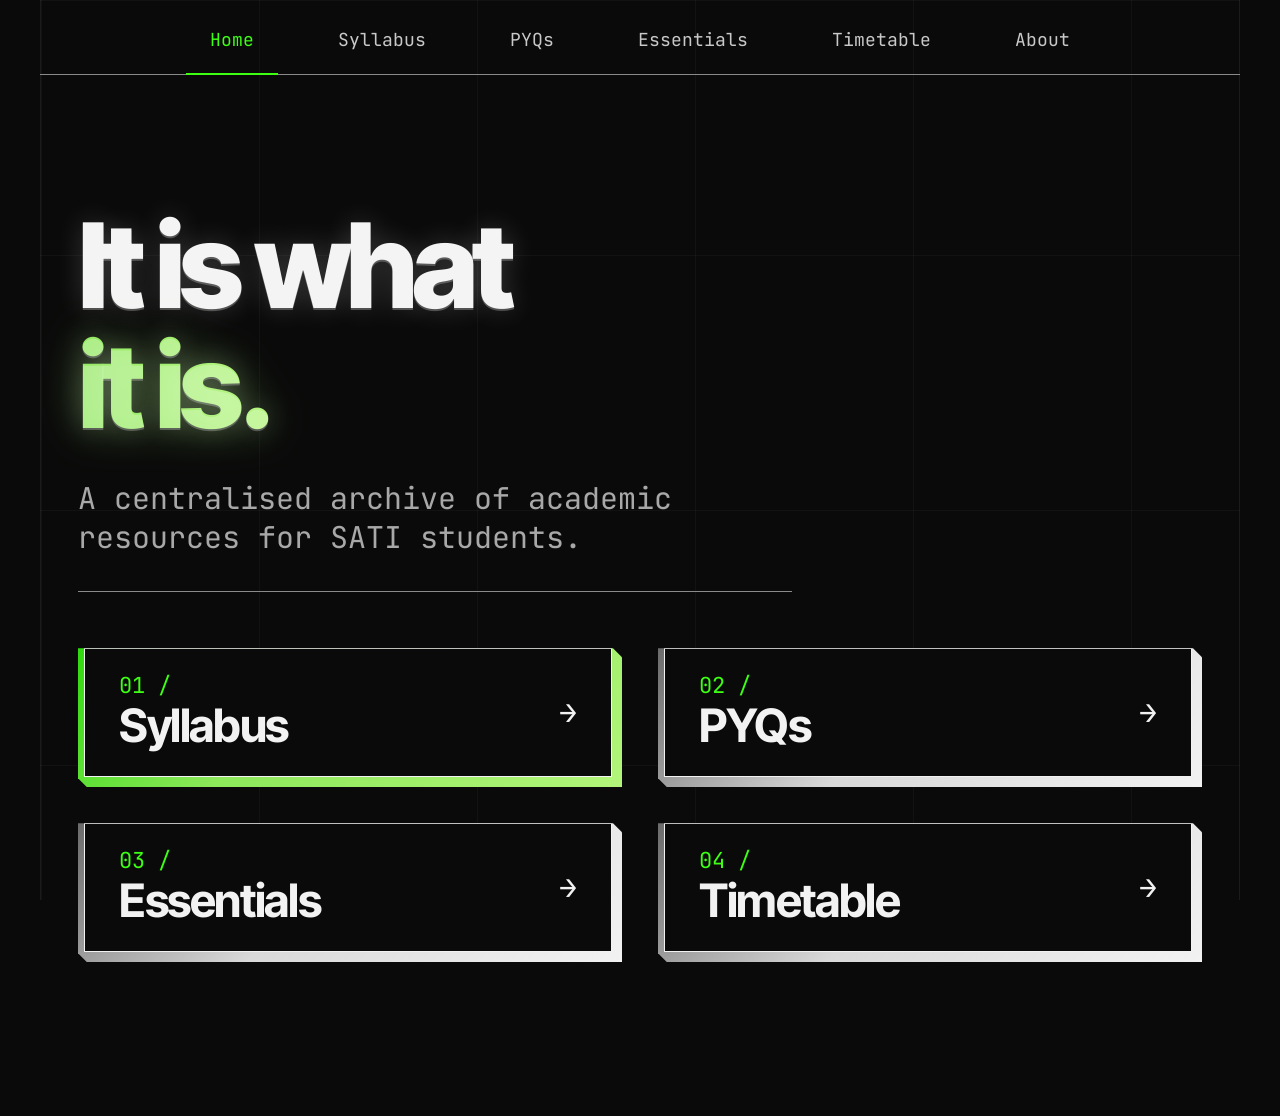
<file: index.html>
<!DOCTYPE html>
<html lang="en">

<head>
    <meta charset="UTF-8">
    <meta name="viewport" content="width=device-width, initial-scale=1.0">
    <meta name="color-scheme" content="dark">
    <title>First Year | SATI Archive</title>
    <link rel="stylesheet" href="style.css">
</head>

<body>

    <header class="topbar" id="topbar"></header>
    <script src="nav.js"></script>

    <main>

        <section class="hero">
            <h2>It is what<br><span class="accent">it is.</span></h2>
            <p>A centralised archive of academic resources for SATI students.</p>
        </section>

        <section class="resources">
            <h2>Explore Resources</h2>

            <div class="resource-container">

                <a href="syllabus.html" class="resource-card">
                    <div class="card-face">
                        <div>
                            <span class="num">01 /</span>
                            <h3>Syllabus</h3>
                        </div>
                        <span class="arrow">→</span>
                    </div>
                </a>

                <a href="pyq.html" class="resource-card">
                    <div class="card-face">
                        <div>
                            <span class="num">02 /</span>
                            <h3>PYQs</h3>
                        </div>
                        <span class="arrow">→</span>
                    </div>
                </a>
                          <a href="exams.html" class="resource-card">
                    <div class="card-face">
                        <div>
                            <span class="num">03 /</span>
                            <h3>Essentials</h3>
                        </div>
                        <span class="arrow">→</span>
                    </div>
                </a>

                <a href="timetable.html" class="resource-card">
                    <div class="card-face">
                        <div>
                            <span class="num">04 /</span>
                            <h3>Timetable</h3>
                        </div>
                        <span class="arrow">→</span>
                    </div>
                </a>

            </div>
        </section>

    </main>


</body>

</html>
</file>
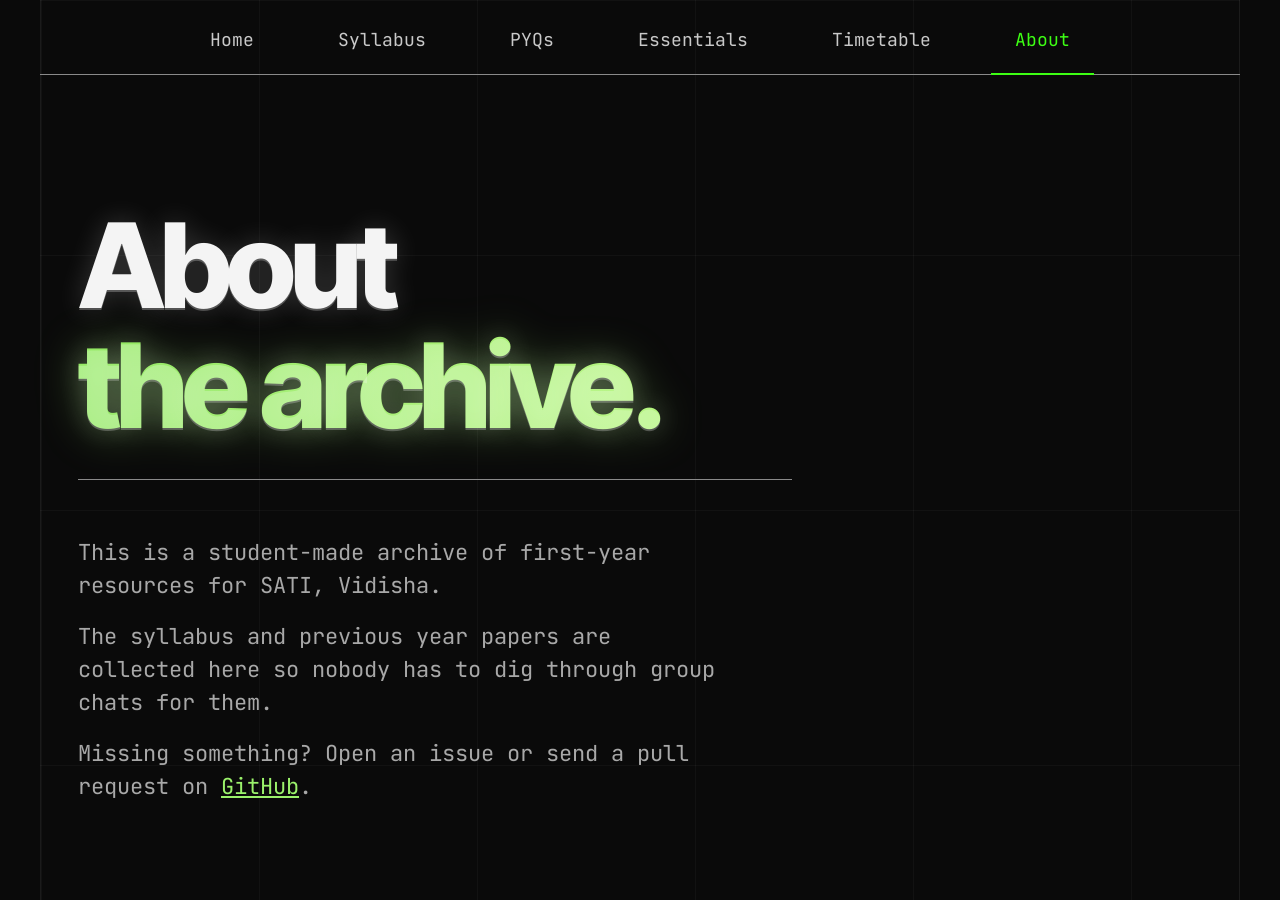
<file: about.html>
<!DOCTYPE html>
<html lang="en">

<head>
    <meta charset="UTF-8">
    <meta name="viewport" content="width=device-width, initial-scale=1.0">
    <meta name="color-scheme" content="dark">
    <title>About | SATI Archive</title>
    <link rel="stylesheet" href="style.css">
</head>

<body>

    <header class="topbar" id="topbar"></header>
    <script src="nav.js"></script>

    <main>
        <section class="hero">
            <h2>About<br><span class="accent">the archive.</span></h2>
        </section>

        <div class="about-text">
            <p>This is a student-made archive of first-year resources for SATI, Vidisha.</p>
            <p>The syllabus and previous year papers are collected here so nobody has to dig through group chats for them.</p>
            <p>Missing something? Open an issue or send a pull request on <a href="https://github.com/hivector/1st-year">GitHub</a>.</p>
        </div>
    </main>


</body>

</html>
</file>
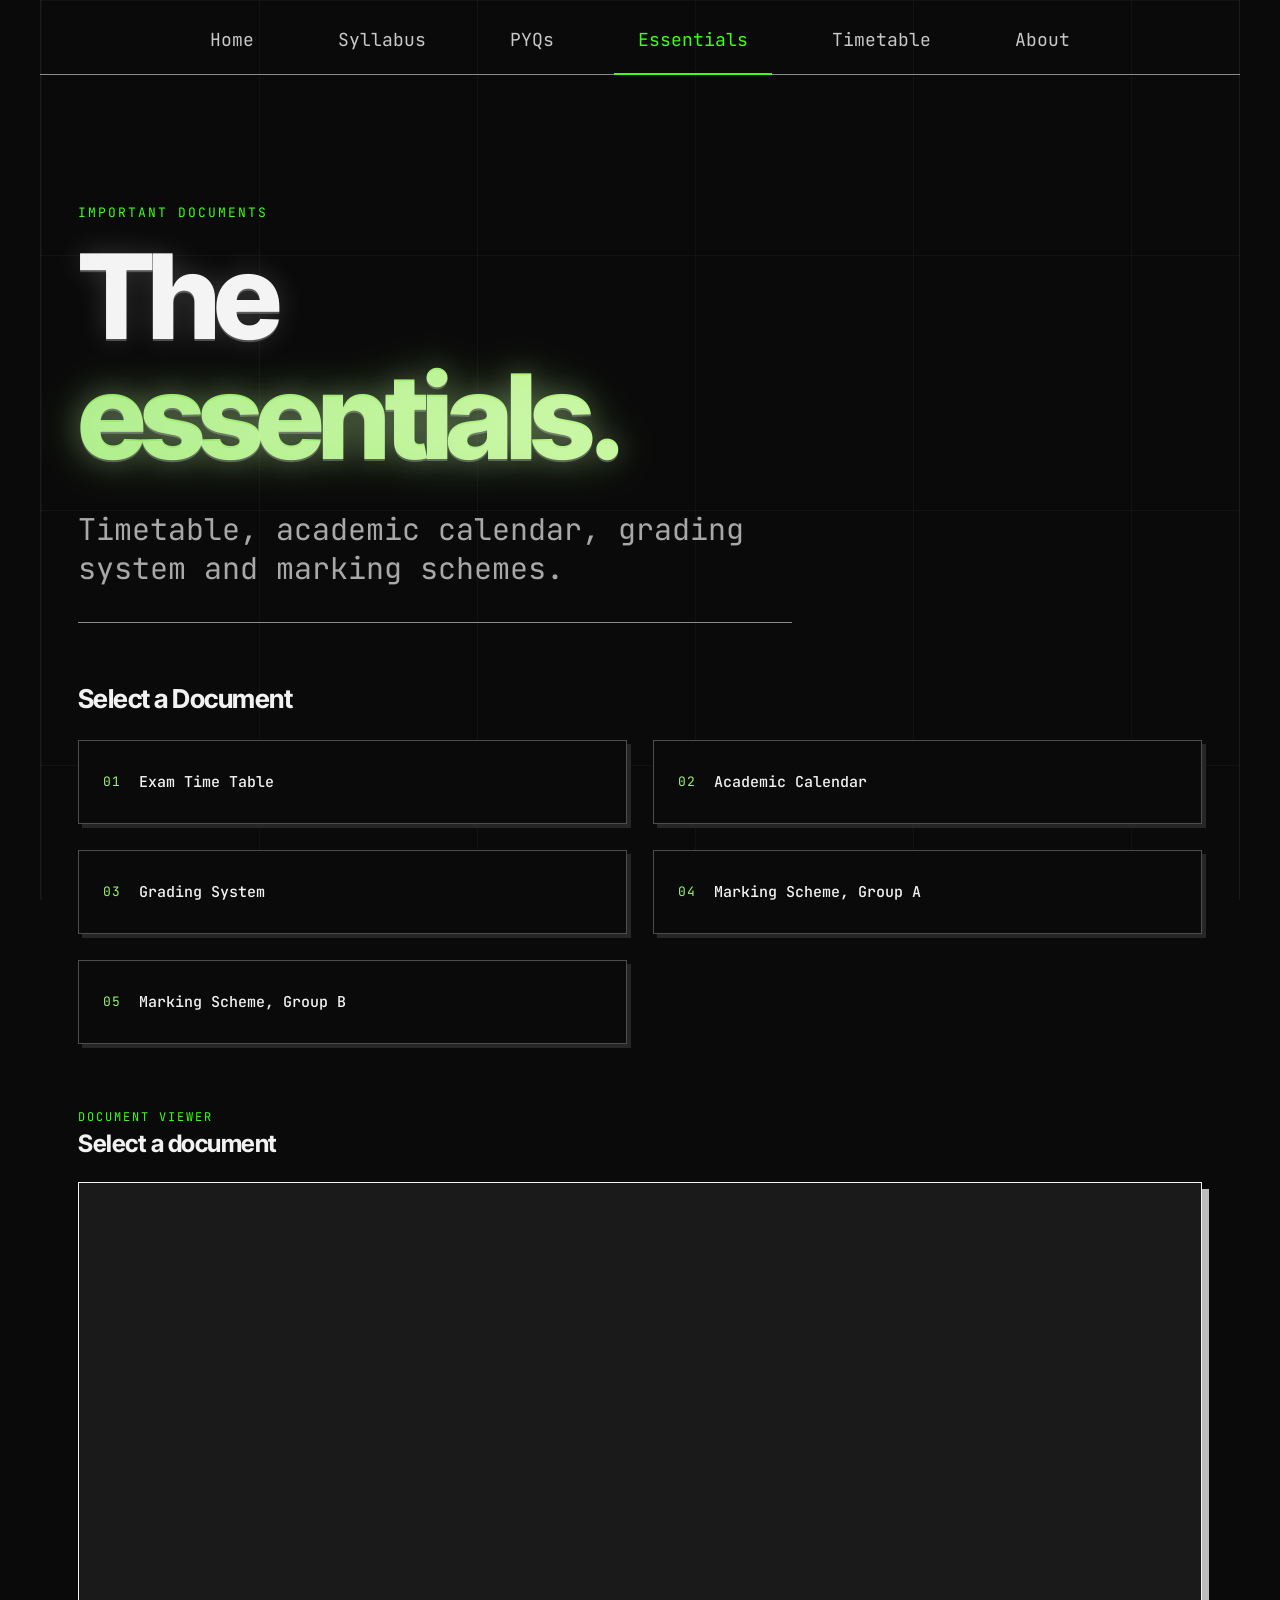
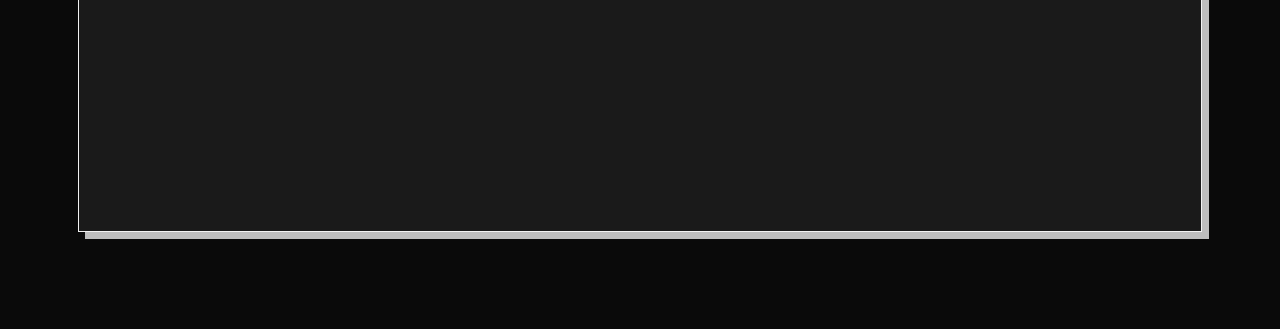
<file: exams.html>
<!DOCTYPE html>
<html lang="en">

<head>
    <meta charset="UTF-8">
    <meta name="viewport" content="width=device-width, initial-scale=1.0">
    <meta name="color-scheme" content="dark">

    <title>Essentials | SATI Archive</title>

    <link rel="stylesheet" href="style.css">
</head>

<body>

    <header class="topbar" id="topbar"></header>
    <script src="nav.js"></script>

    <main>

        <section class="hero">
            <p>IMPORTANT DOCUMENTS</p>
            <h2>The<br><span class="accent">essentials.</span></h2>
            <p>Timetable, academic calendar, grading system and marking schemes.</p>
        </section>

        <section class="subject-section open">

            <h2>Select a Document</h2>

            <div class="subject-list">

                <button data-pdf="exams/exam-timetable.pdf">
                    Exam Time Table
                </button>

                <button data-pdf="exams/academic-calendar.pdf">
                    Academic Calendar
                </button>

                <button data-pdf="exams/grading-system.pdf">
                    Grading System
                </button>

                <button data-pdf="exams/marking-scheme-group-a.pdf">
                    Marking Scheme, Group A
                </button>

                <button data-pdf="exams/marking-scheme-group-b.pdf">
                    Marking Scheme, Group B
                </button>

            </div>

        </section>

        <section class="pdf-section">

            <div class="pdf-heading">
                <div>
                    <p>DOCUMENT VIEWER</p>
                    <h2 id="pdf-title">Select a document</h2>
                </div>

                <a id="download-pdf" href="#" download hidden>
                    Download PDF ↓
                </a>
            </div>

            <iframe
                id="pdf-viewer"
                title="Exam Document Viewer">
            </iframe>

        </section>

    </main>


    <script src="exams.js"></script>

</body>
</html>
</file>
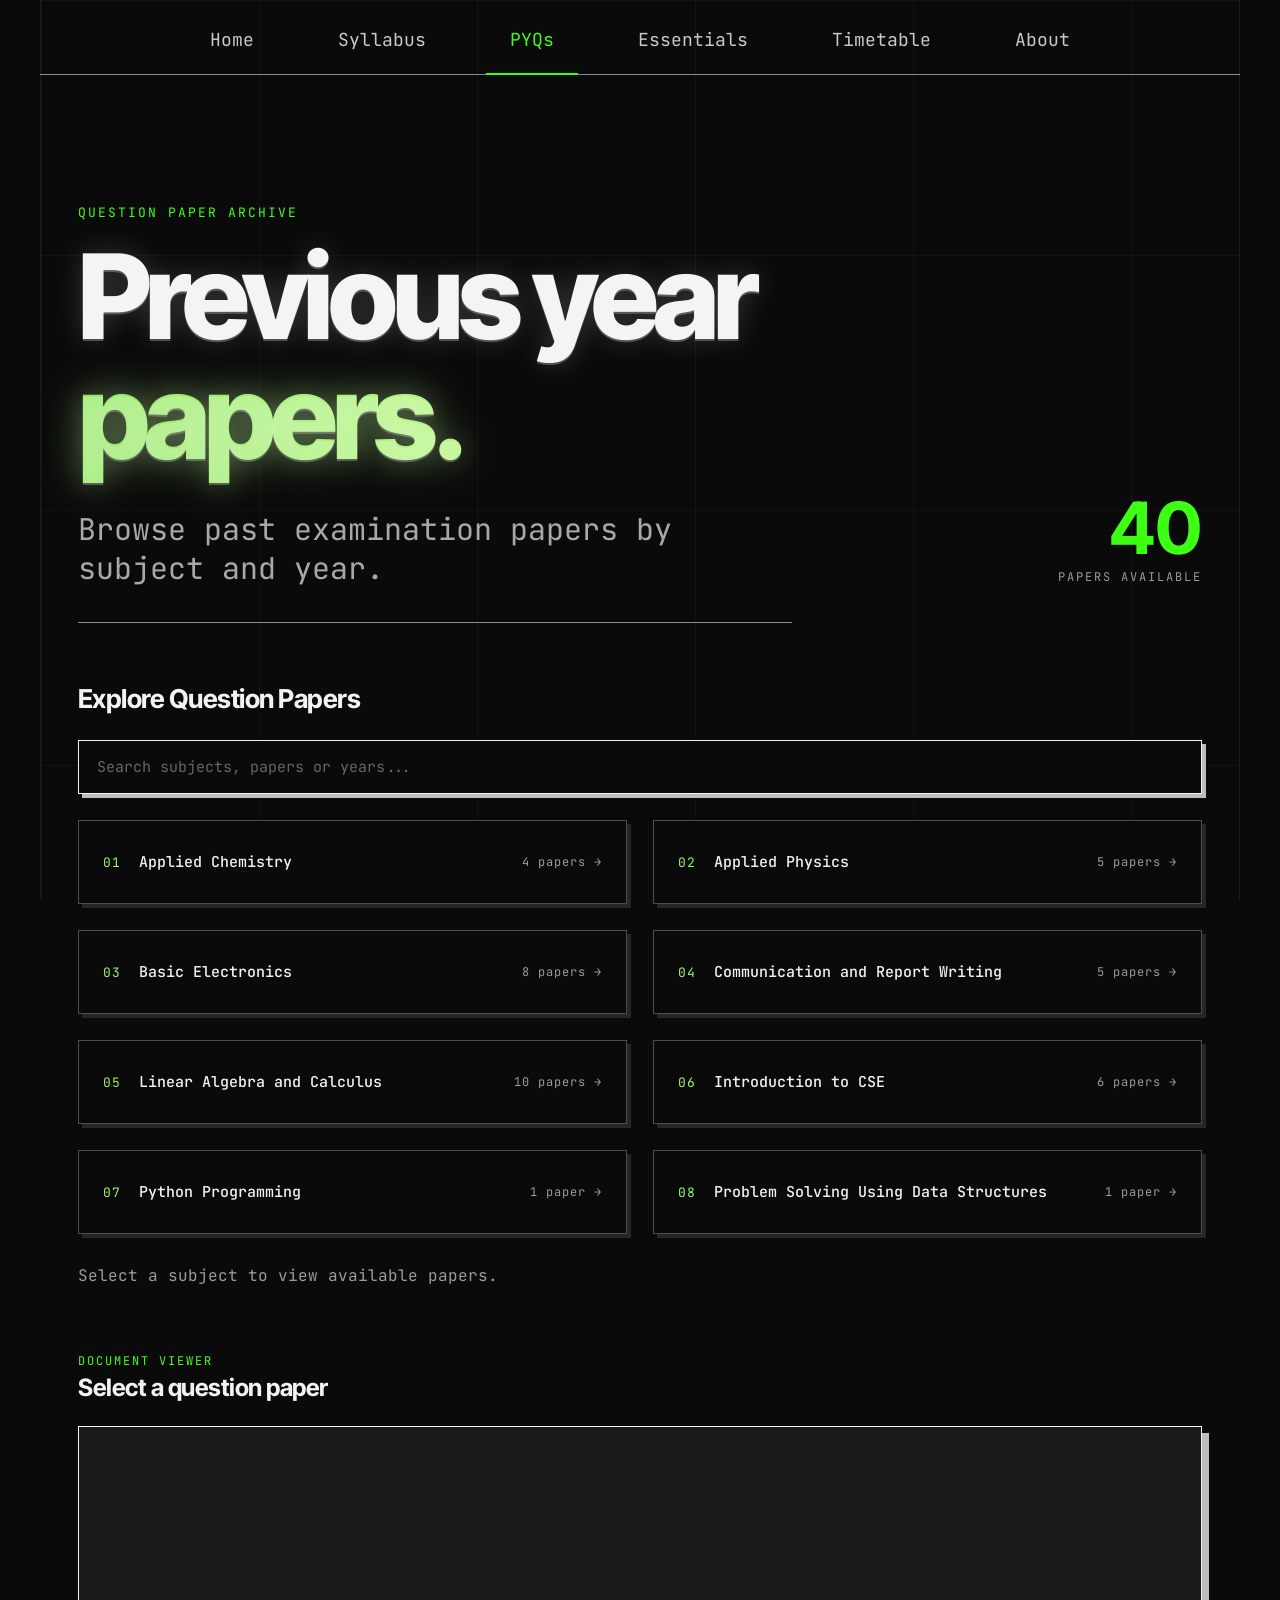
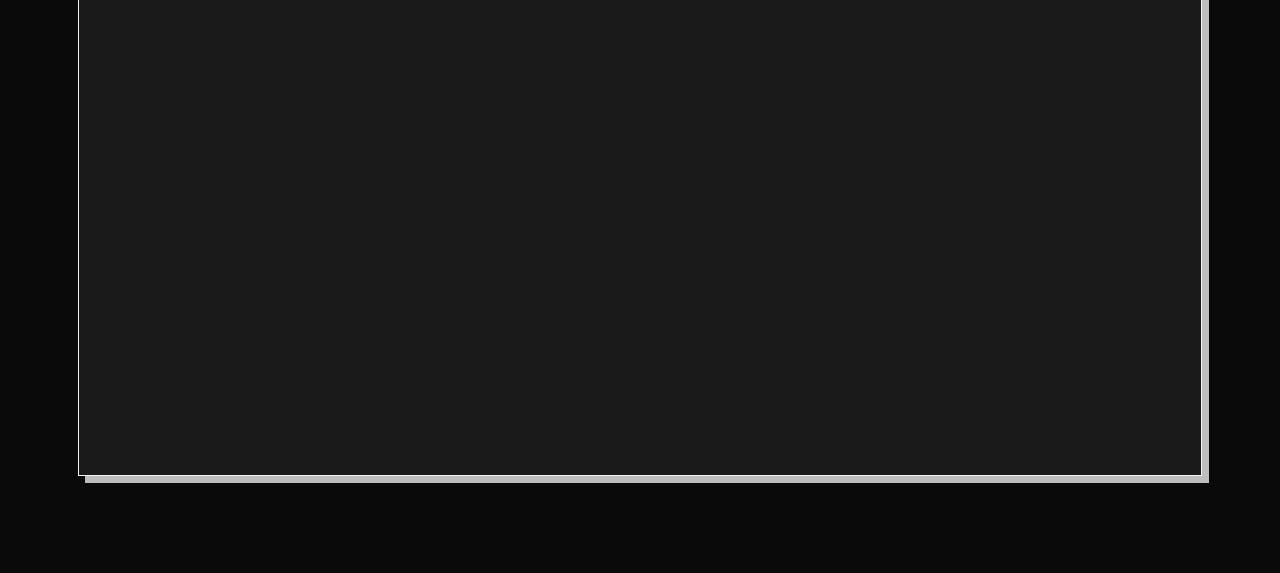
<file: pyq.html>
<!DOCTYPE html>
<html lang="en">

<head>
    <meta charset="UTF-8">
    <meta name="viewport" content="width=device-width, initial-scale=1.0">
    <meta name="color-scheme" content="dark">

    <title>Previous Year Questions | SATI Archive</title>

    <link rel="stylesheet" href="style.css">
</head>

<body class="pyq-page">

    <header class="topbar" id="topbar"></header>
    <script src="nav.js"></script>

    <main>

        <section class="hero">
            <p>QUESTION PAPER ARCHIVE</p>
            <h2>Previous year<br><span class="accent">papers.</span></h2>
            <p>Browse past examination papers by subject and year.</p>
            <div class="pyq-total">
                <strong id="total-papers">0</strong>
                <span>PAPERS AVAILABLE</span>
            </div>
        </section>

        <section class="pyq-section">

            <h2>Explore Question Papers</h2>

            <input
                type="text"
                id="search-input"
                placeholder="Search subjects, papers or years..."
            >

            <div id="subject-list" class="subject-list">
                <!-- Subjects will be added using JavaScript -->
            </div>

            <div id="paper-list" class="paper-list">
                <p>Select a subject to view available papers.</p>
            </div>

        </section>

        <section class="pdf-section">

            <div class="pdf-heading">

                <div>
                    <p>DOCUMENT VIEWER</p>
                    <h2 id="pdf-title">Select a question paper</h2>
                </div>

                <a id="download-pdf" href="#" download hidden>
                    Download PDF ↓
                </a>

            </div>

            <iframe
                id="pdf-viewer"
                title="Question Paper Viewer">
            </iframe>

        </section>

    </main>


    
    <script src="pyq.js"></script>

</body>
</html>
</file>
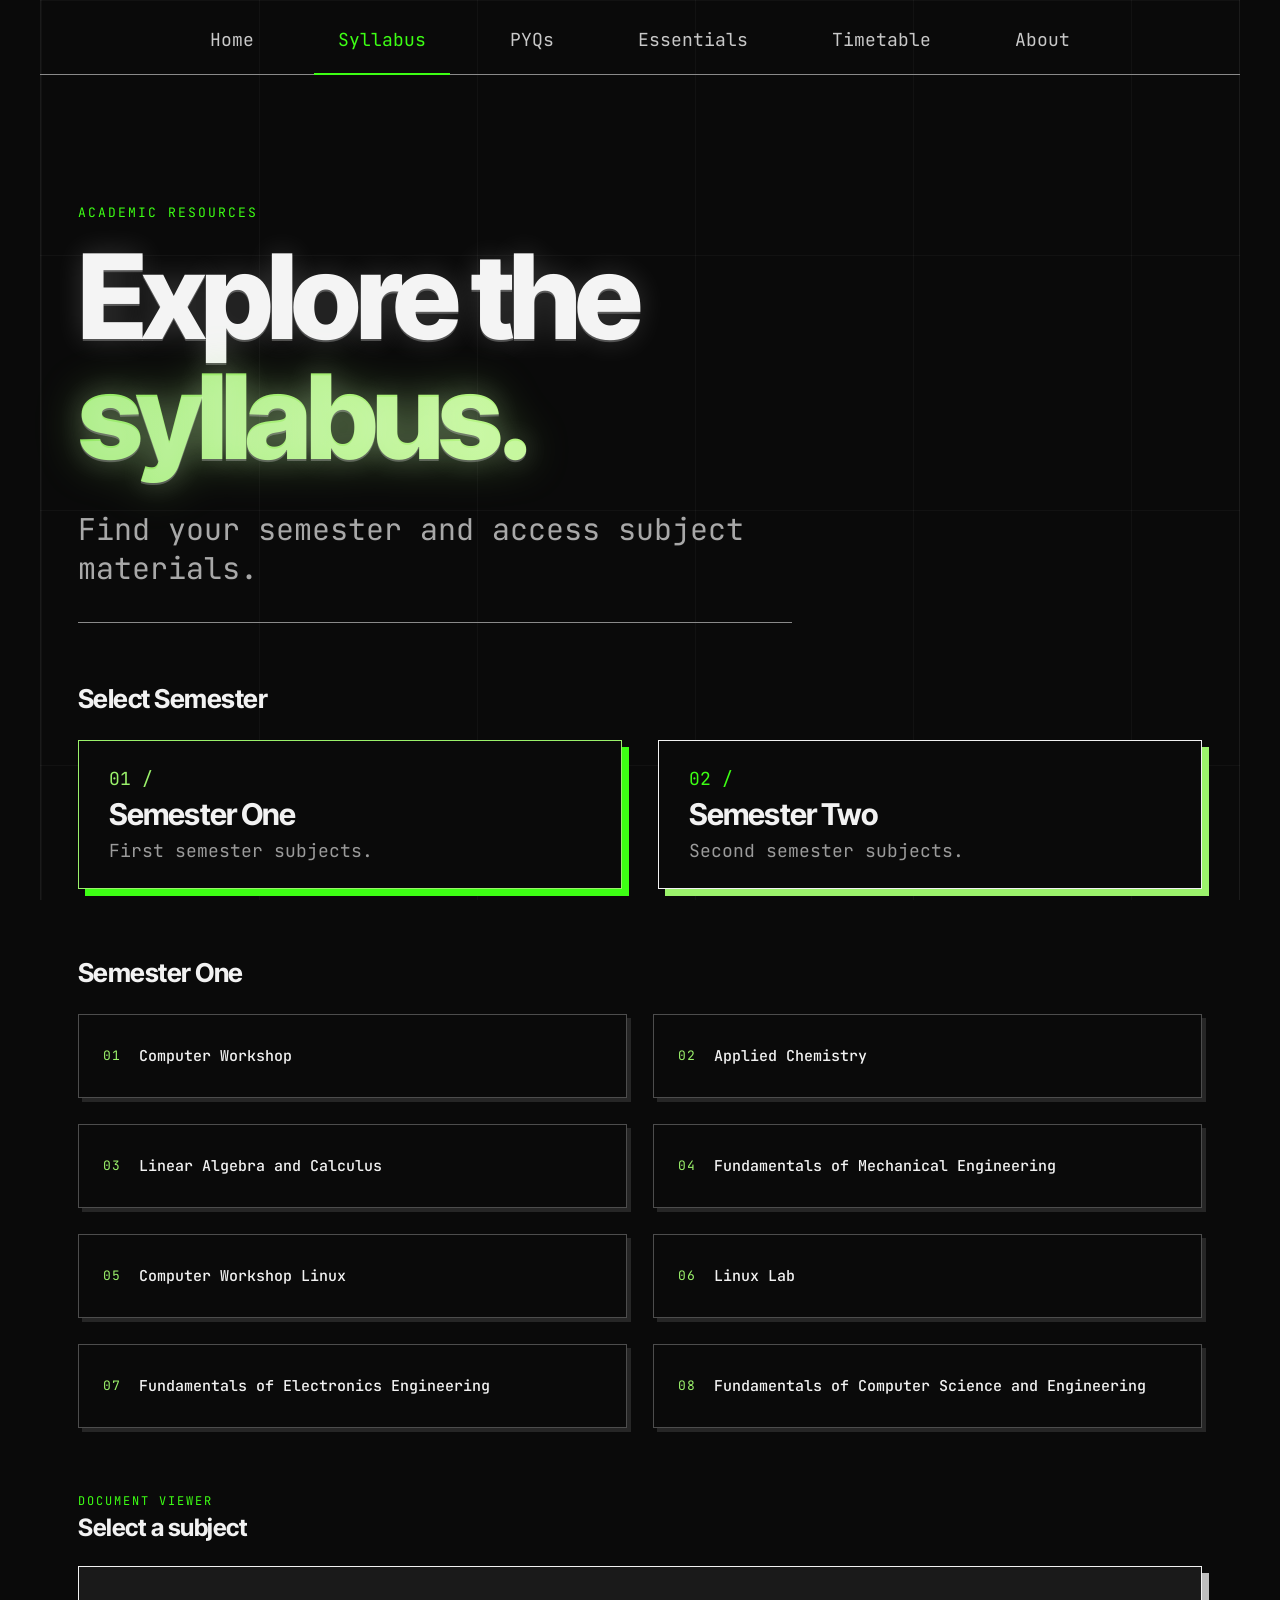
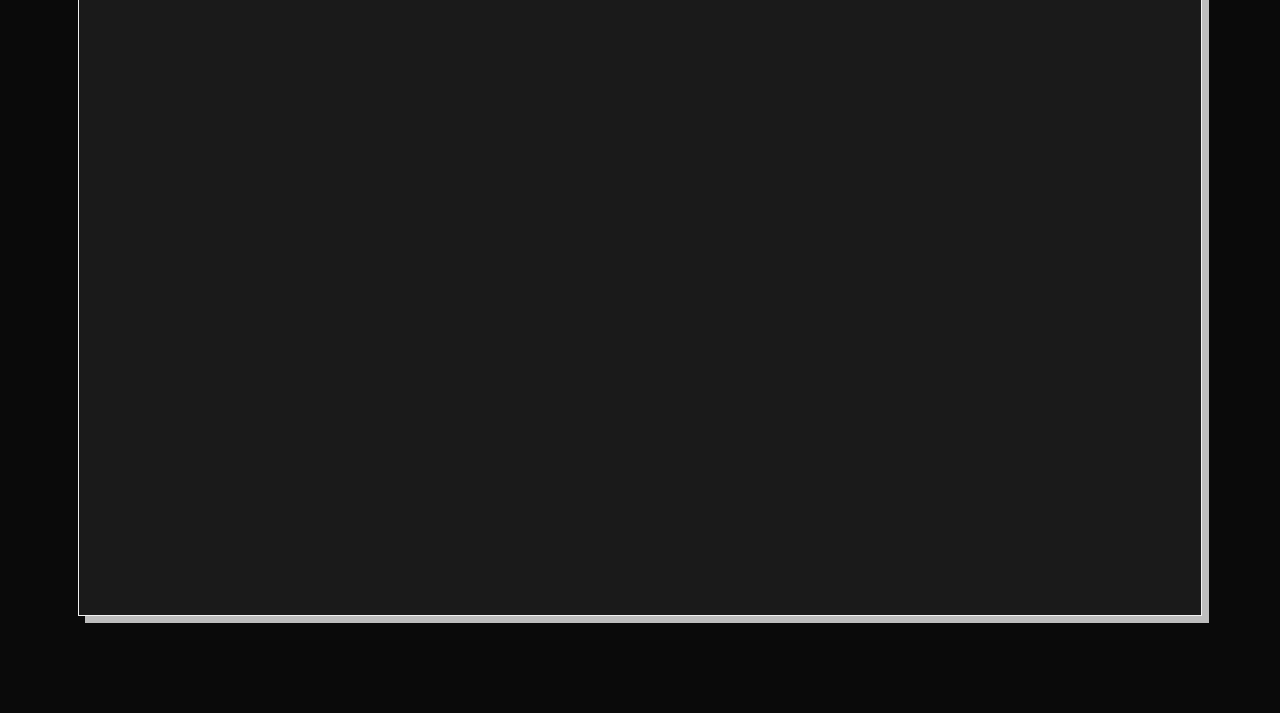
<file: syllabus.html>
<!DOCTYPE html>
<html lang="en">

<head>
    <meta charset="UTF-8">
    <meta name="viewport" content="width=device-width, initial-scale=1.0">
    <meta name="color-scheme" content="dark">

    <title>Syllabus | SATI Archive</title>

    <link rel="stylesheet" href="style.css">
</head>

<body>

    <header class="topbar" id="topbar"></header>
    <script src="nav.js"></script>

    <main>

        <section class="hero">
            <p>ACADEMIC RESOURCES</p>
            <h2>Explore the<br><span class="accent">syllabus.</span></h2>
            <p>Find your semester and access subject materials.</p>
        </section>

        <section class="semesters">

            <h2>Select Semester</h2>

            <div class="semester-container">

                <a href="#semester-one" class="semester-card">
                    <span>01 /</span>
                    <h3>Semester One</h3>
                    <p>First semester subjects.</p>
                </a>

                <a href="#semester-two" class="semester-card">
                    <span>02 /</span>
                    <h3>Semester Two</h3>
                    <p>Second semester subjects.</p>
                </a>

            </div>

        </section>

        <section id="semester-one" class="subject-section">

            <h2>Semester One</h2>

            <div class="subject-list">

                <button data-pdf="syllabus/sem 1/Computer Workshop.pdf">
                    Computer Workshop
                </button>

                <button data-pdf="syllabus/sem 1/applied chem.pdf">
                    Applied Chemistry
                </button>

                <button data-pdf="syllabus/sem 1/Linear Algebra and Calculus.pdf">
                    Linear Algebra and Calculus
                </button>

                <button data-pdf="syllabus/sem 1/Fundamentals Of Mechanical Engineering.pdf">
                    Fundamentals of Mechanical Engineering
                </button>

                <button data-pdf="syllabus/sem 1/Computer Workshop Linux.pdf">
                    Computer Workshop Linux
                </button>

                <button data-pdf="syllabus/sem 1/Linux Lab.pdf">
                    Linux Lab
                </button>

                <button data-pdf="syllabus/sem 1/Fundamentals Of Electronics Engineering.pdf">
                    Fundamentals of Electronics Engineering
                </button>

                <button data-pdf="syllabus/sem 1/Fundamentals ofComputer Science and Engineering.pdf">
                    Fundamentals of Computer Science and Engineering
                </button>

            </div>

        </section>

        <section id="semester-two" class="subject-section">

            <h2>Semester Two</h2>

            <div class="subject-list">

                <button data-pdf="syllabus/sem 2/Advance Programmin.pdf">
                    Advanced Programming
                </button>

                <button data-pdf="syllabus/sem 2/Workshop Practice.pdf">
                    Workshop Practice
                </button>

                <button data-pdf="syllabus/sem 2/OOP.pdf">
                    Object Oriented Programming
                </button>

                <button data-pdf="syllabus/sem 2/M2.pdf">
                    Mathematics II
                </button>

                <button data-pdf="syllabus/sem 2/Interactive Presentation Skills.pdf">
                    Interactive Presentation Skills
                </button>

                <button data-pdf="syllabus/sem 2/Universal Human Values.pdf">
                    Universal Human Values
                </button>

            </div>

        </section>

        <section class="pdf-section">

            <div class="pdf-heading">
                <div>
                    <p>DOCUMENT VIEWER</p>
                    <h2 id="pdf-title">Select a subject</h2>
                </div>

            <div class="pdf-actions">
                    <a id="pyq-link" href="#" hidden>View PYQs →</a>
                    <a id="download-pdf" href="#" download hidden>Download PDF ↓</a>
            </div>

            </div>

            <iframe
                id="pdf-viewer"
                title="Syllabus PDF Viewer">
            </iframe>

        </section>

    </main>


    <script src="syllabus.js"></script>
    <script src="semesters.js"></script>

</body>
</html>
</file>
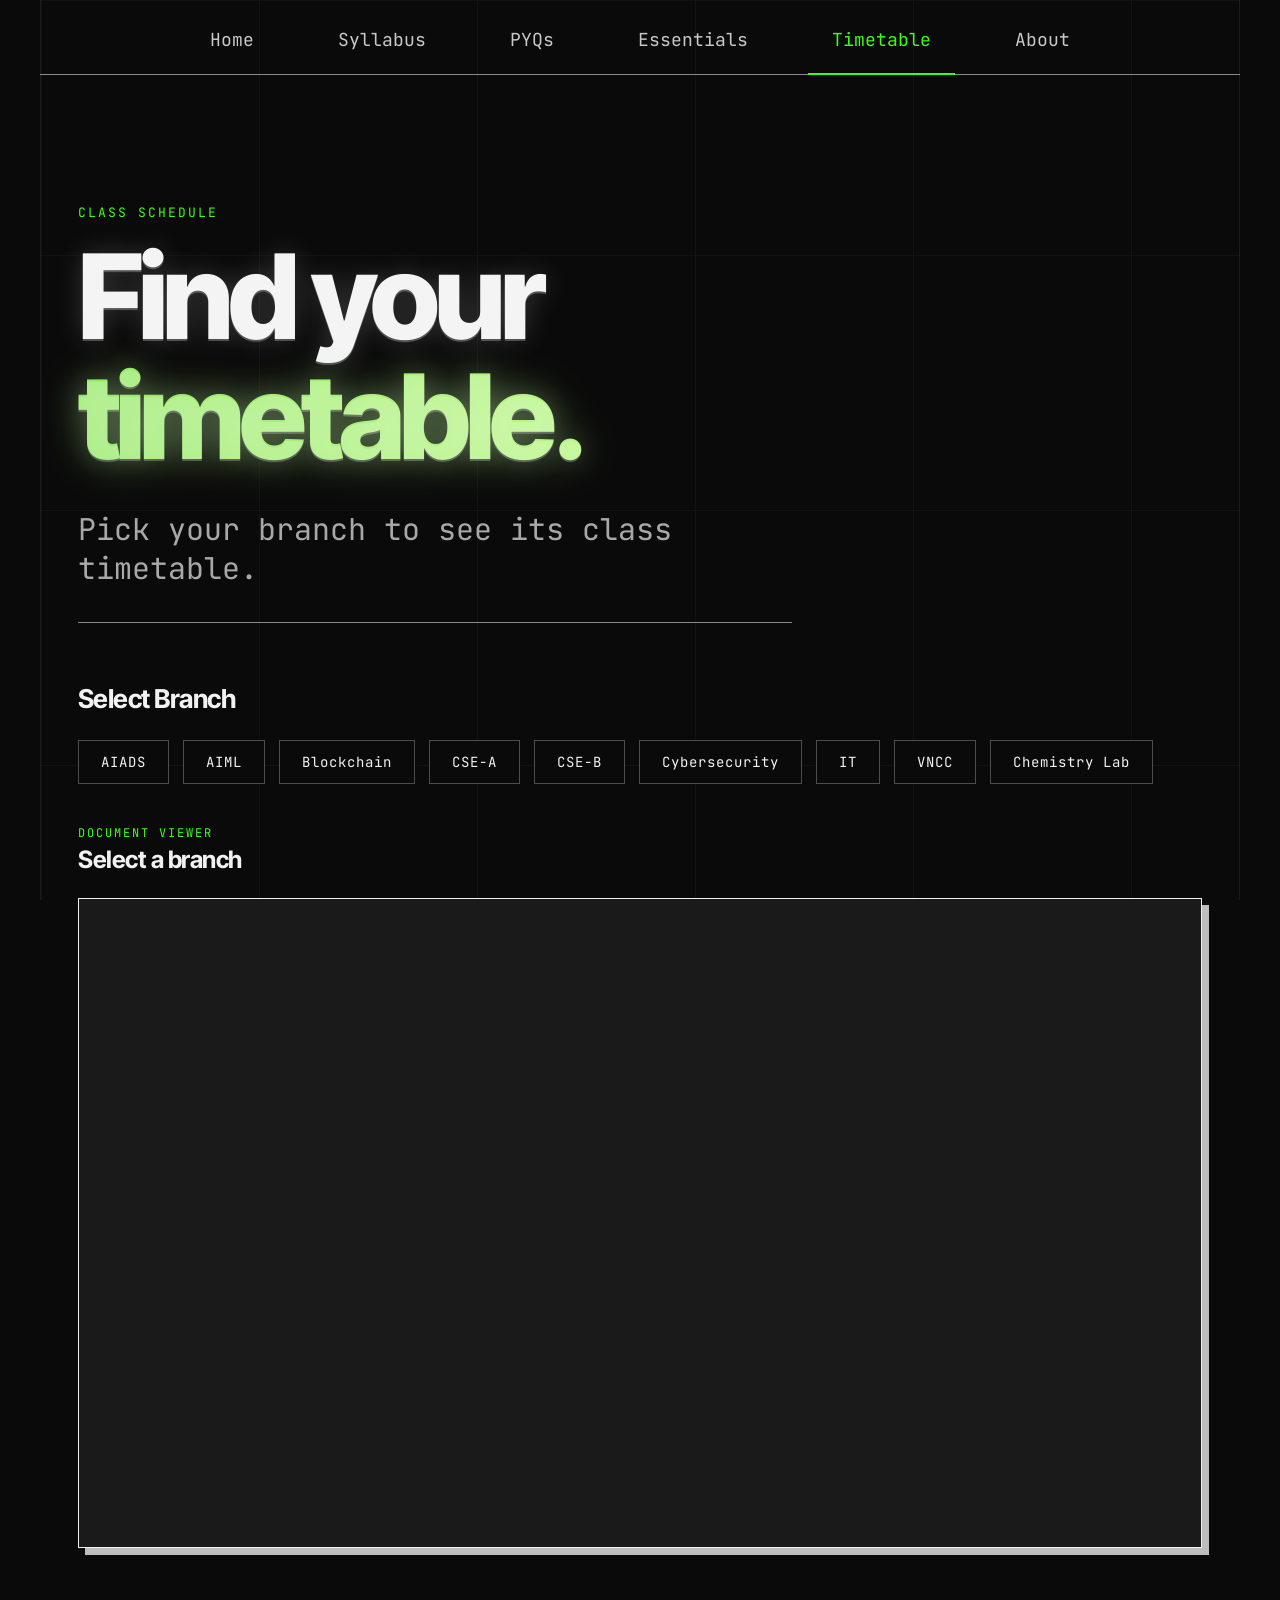
<file: timetable.html>
<!DOCTYPE html>
<html lang="en">

<head>
    <meta charset="UTF-8">
    <meta name="viewport" content="width=device-width, initial-scale=1.0">
    <meta name="color-scheme" content="dark">

    <title>Timetable | SATI Archive</title>

    <link rel="stylesheet" href="style.css">
</head>

<body class="timetable-page">

    <header class="topbar" id="topbar"></header>
    <script src="nav.js"></script>

    <main>

        <section class="hero">
            <p>CLASS SCHEDULE</p>
            <h2>Find your<br><span class="accent">timetable.</span></h2>
            <p>Pick your branch to see its class timetable.</p>
        </section>

        <section class="branches">

            <h2>Select Branch</h2>

            <div id="branch-list" class="branch-tabs">
                <!-- Branches are added by timetable.js -->
            </div>

        </section>

        <section class="pdf-section">

            <div class="pdf-heading">
                <div>
                    <p>DOCUMENT VIEWER</p>
                    <h2 id="pdf-title">Select a branch</h2>
                </div>

                <a id="download-pdf" href="#" download hidden>
                    Download PDF ↓
                </a>
            </div>

            <iframe
                id="pdf-viewer"
                title="Timetable Viewer">
            </iframe>

        </section>

    </main>

    <script src="timetable.js"></script>

</body>
</html>
</file>
<file: style.css>
@import url('https://fonts.googleapis.com/css2?family=Inter+Tight:wght@700;800&family=JetBrains+Mono:wght@400;500;700&display=swap');
@import url('https://fonts.googleapis.com/css2?family=Inter+Tight:wght@700;800&family=Instrument+Serif:ital@0;1&family=JetBrains+Mono:wght@400;500;700&display=swap');

@font-face {
    font-family: 'Redaction 35';
    src: url('fonts/Redaction35-Regular.woff2') format('woff2');
    font-weight: 400;
    font-style: normal;
    font-display: swap;
}

@font-face {
    font-family: 'Redaction 35';
    src: url('fonts/Redaction35-Bold.woff2') format('woff2');
    font-weight: 700;
    font-style: normal;
    font-display: swap;
}

@font-face {
    font-family: 'Redaction 35';
    src: url('fonts/Redaction35-Italic.woff2') format('woff2');
    font-weight: 400;
    font-style: italic;
    font-display: swap;
}


:root {
    color-scheme: dark;
    --secondary: var(--mono);
    --bg: #0a0a0a;
    --text: #f2f2f2;
    --muted: #9b9b9b;
    --line: #8a8a8a;
    --green: #9bf26b;
    --green-num: #3dff14;
    --mono: 'JetBrains Mono', monospace;
    --display: 'Inter Tight', 'Helvetica Neue', Arial, sans-serif;
}

* { margin: 0; padding: 0; box-sizing: border-box; }

body {
    background: var(--bg);
    color: var(--text);
    font-family: var(--mono);
    line-height: 1.5;
    min-height: 100vh;
    display: flex;
    flex-direction: column;
}

/* faint frame + grid */
body::before {
    content: "";
    position: fixed;
    inset: 0 40px;
    z-index: -1;
    border-inline: 1px solid rgba(255,255,255,.07);
    background-image:
        linear-gradient(to right, rgba(255,255,255,.035) 1px, transparent 1px),
        linear-gradient(to bottom, rgba(255,255,255,.035) 1px, transparent 1px);
    background-size: 218px 255px;
    pointer-events: none;
}

h1, h2, h3 { font-family: var(--display); }

/* Top nav */
.topbar {
    margin: 0 40px;
    border-bottom: 1px solid var(--line);
    display: flex;
    justify-content: center;
    gap: 36px;
}

.topbar a {
    padding: 26px 24px 20px;
    color: #c9c9c9;
    text-decoration: none;
    font-size: 18px;
    border-bottom: 2px solid transparent;
    margin-bottom: -1px;
    transition: color .15s;
}

.topbar a:hover { color: var(--text); }
.topbar a.active { color: var(--green-num); border-bottom-color: var(--green-num); }

/* Layout */
main {
    margin: 0 40px;
    padding: 130px 38px 90px;
    flex: 1;
}

/* Hero */
.hero { margin-bottom: 56px; }

.hero > p:first-child:not(:only-of-type) {
    color: var(--green-num);
    font-size: 13px;
    letter-spacing: 2px;
    margin-bottom: 14px;
}

.hero h2 {
    font-size: clamp(52px, 9.2vw, 118px);
    font-weight: 800;
    line-height: 1.02;
    letter-spacing: -0.05em;
    margin-bottom: 34px;
    color: #f4f4f4;
    text-shadow: 0 0 28px rgba(255,255,255,.18), 0 2px 0 rgba(255,255,255,.25);
}

.accent {
    background: linear-gradient(90deg, #8de85a, #b2f57a);
    -webkit-background-clip: text;
    background-clip: text;
    -webkit-text-fill-color: transparent;
    filter: drop-shadow(0 0 22px rgba(155,242,107,.35));
}

.hero p { color: #a8a8a8; font-size: clamp(16px, 1.8vw, 24px); max-width: 720px; line-height: 1.3; }

.hero::after {
    content: "";
    display: block;
    width: min(100%, 714px);
    height: 1px;
    background: var(--line);
    margin-top: 34px;
}

/* Section headings (inner pages) */
.semesters h2, .pyq-section h2, .subject-section h2 {
    font-size: 26px;
    font-weight: 700;
    letter-spacing: -0.02em;
    margin-bottom: 22px;
}

.resources, .semesters, .subject-section, .pyq-section { margin-bottom: 64px; }
.resources > h2 { display: none; }
.subject-section { scroll-margin-top: 30px; }

/* ===== Home cards: 3D bevel ===== */
.resource-container {
    display: grid;
    grid-template-columns: repeat(2, 1fr);
    gap: 36px;
}

.resource-card {
    display: block;
    padding: 0 10px 10px 6px;
    color: var(--text);
    text-decoration: none;
    background: linear-gradient(135deg, #6b6b6b 0%, #d9d9d9 45%, #f2f2f2 100%);
    clip-path: polygon(0 0, calc(100% - 9px) 0, 100% 9px, 100% 100%, 9px 100%, 0 calc(100% - 9px));
    transition: transform .15s, filter .15s;
}

.resource-container > :first-child {
    background: linear-gradient(135deg, #2fd90f 0%, #8de85a 40%, #b2f57a 100%);
}

.resource-card:hover { transform: translate(-3px, -3px); filter: brightness(1.12); }

.card-face {
    display: flex;
    justify-content: space-between;
    align-items: center;
    gap: 20px;
    padding: 24px 34px 26px;
    background: var(--bg);
    border: 1.5px solid var(--text);
}

.resource-card .num { display: block; color: var(--green-num); font-size: 22px; line-height: 1.2; }

.resource-card h3 {
    font-size: clamp(32px, 3.6vw, 48px);
    font-weight: 700;
    letter-spacing: -0.03em;
    line-height: 1.1;
}

.arrow { font-size: 30px; line-height: 1; }

/* ===== Semester cards (syllabus page) ===== */
.semester-container {
    display: grid;
    grid-template-columns: repeat(2, 1fr);
    gap: 36px;
}

.semester-card {
    display: block;
    padding: 24px 30px;
    background: var(--bg);
    border: 1.5px solid var(--text);
    box-shadow: 7px 7px 0 var(--green);
    color: var(--text);
    text-decoration: none;
    transition: transform .15s, box-shadow .15s;
}

.semester-card:hover { transform: translate(-3px, -3px); box-shadow: 10px 10px 0 var(--green); }
.semester-card span { color: var(--green-num); font-size: 18px; }
.semester-card h3 { font-size: 30px; letter-spacing: -0.03em; }
.semester-card p { color: var(--muted); font-size: 14px; }

/* Subject and paper buttons */
.subject-list, #subject-list, .paper-list {
    display: grid;
    grid-template-columns: repeat(2, 1fr);
    gap: 22px;
}

.paper-list { margin-top: 30px; }
.paper-list p { color: var(--muted); }

.subject-list button, #subject-list button, .paper-list button {
    padding: 16px 18px;
    background: var(--bg);
    border: 1.5px solid var(--text);
    box-shadow: 4px 4px 0 #bdbdbd;
    color: var(--text);
    font-family: var(--mono);
    font-size: 14px;
    text-align: left;
    cursor: pointer;
    transition: transform .15s, box-shadow .15s, border-color .15s, color .15s;
}

.subject-list button:hover, #subject-list button:hover, .paper-list button:hover {
    transform: translate(-2px, -2px);
    border-color: var(--green);
    box-shadow: 6px 6px 0 var(--green);
}

#subject-list button.active { border-color: var(--green); color: var(--green); box-shadow: 4px 4px 0 var(--green); }

/* Search */
#search-input {
    width: 100%;
    padding: 16px 18px;
    margin-bottom: 26px;
    background: var(--bg);
    border: 1.5px solid var(--text);
    box-shadow: 4px 4px 0 #bdbdbd;
    color: var(--text);
    font-family: var(--mono);
    font-size: 15px;
    outline: none;
}

#search-input::placeholder { color: #666; }
#search-input:focus { border-color: var(--green); box-shadow: 4px 4px 0 var(--green); }

/* PDF viewer */
.pdf-section { margin-top: 40px; }

.pdf-heading {
    display: flex;
    justify-content: space-between;
    align-items: center;
    gap: 15px;
    margin-bottom: 20px;
}

.pdf-heading h2 { font-size: 24px; letter-spacing: -0.02em; }
.pdf-heading p { color: var(--green-num); font-size: 12px; letter-spacing: 2px; }

.pdf-heading a {
    padding: 10px 16px;
    border: 1.5px solid var(--green);
    box-shadow: 4px 4px 0 var(--green);
    color: var(--green);
    text-decoration: none;
    font-size: 14px;
}

.pdf-heading a[hidden] { display: none; }

#pdf-viewer {
    width: 100%;
    height: 650px;
    background: #1a1a1a;
    border: 1.5px solid var(--text);
    box-shadow: 7px 7px 0 #bdbdbd;
}

/* About page */
.about-text { max-width: 640px; color: #a8a8a8; font-size: 17px; }
.about-text p + p { margin-top: 18px; }
.about-text a { color: var(--green); }

/* Footer */
footer {
    margin: 0 70px;
    padding: 24px 3px 30px;
    border-top: 1px solid var(--line);
    color: #8f8f8f;
    font-size: 16px;
    text-transform: uppercase;
    letter-spacing: 1px;
}

/* Responsive */
@media (max-width: 800px) {
    main { padding-top: 70px; }
    .resource-container, .semester-container { gap: 28px; }
}

@media (max-width: 650px) {
    body::before { inset: 0 12px; }
    .topbar, main { margin: 0 12px; }
    main { padding: 56px 16px 60px; }
    footer { margin: 0 28px; font-size: 13px; }
    .topbar { gap: 0; }
    .topbar a { padding: 18px 10px 14px; font-size: 14px; }
    .resource-container, .semester-container,
    .subject-list, #subject-list, .paper-list { grid-template-columns: 1fr; }
    .pdf-heading { flex-direction: column; align-items: flex-start; }
    #pdf-viewer { height: 450px; }

}
/* Semester toggle */
.subject-section { display: none; }
.subject-section.open { display: block; }

.semester-card.active {
    border-color: var(--green);
    box-shadow: 7px 7px 0 var(--green-num);
}
.semester-card.active span { color: var(--green); }



/* Secondary text */
.hero p,
.semester-card p,
.paper-list p,
.about-text,
footer {
    font-family: var(--secondary);
}

.hero p { font-size: clamp(22px, 2.4vw, 30px); }
.semester-card p { font-size: 18px; }
.about-text { font-size: 22px; }
footer { font-size: 18px; }

/* Keep the small green labels in mono */
.hero > p:first-child:not(:only-of-type) {
    font-family: var(--mono);
    font-size: 13px;
}


/* =====================================================
   PYQ page only  (everything below is scoped to .pyq-page)
   ===================================================== */

/* Total paper count, top right of the intro */
.pyq-page .hero { position: relative; }

.pyq-page .pyq-total {
    position: absolute;
    right: 0;
    bottom: 35px;
    text-align: right;
}

.pyq-page .pyq-total strong {
    display: block;
    font-family: var(--display);
    font-size: clamp(44px, 6vw, 72px);
    line-height: 1;
    color: var(--green-num);
}

.pyq-page .pyq-total span {
    font-family: var(--mono);
    font-size: 12px;
    letter-spacing: 2px;
    color: var(--muted);
}

/* Subject cards: name on the left, count + arrow on the right */
.pyq-page #subject-list button {
    display: flex;
    justify-content: space-between;
    align-items: center;
    gap: 16px;
}

.pyq-page .pyq-count {
    flex-shrink: 0;
    font-size: 12px;
    letter-spacing: 1px;
    color: var(--muted);
    white-space: nowrap;
}

.pyq-page #subject-list button.active .pyq-count { color: var(--green); }

.pyq-page .pyq-empty {
    grid-column: 1 / -1;
    color: var(--muted);
}

/* Paper panel */
.pyq-page .paper-list { display: block; }

.pyq-page .pyq-panel {
    padding: 24px 26px 28px;
    background: var(--bg);
    border: 1.5px solid var(--text);
    box-shadow: 7px 7px 0 var(--green);
}

.pyq-page .pyq-panel-head {
    display: flex;
    justify-content: space-between;
    align-items: baseline;
    flex-wrap: wrap;
    gap: 8px 20px;
}

.pyq-page .pyq-panel-head h3 {
    font-size: 26px;
    letter-spacing: -0.02em;
}

.pyq-page .pyq-panel-head span {
    font-size: 12px;
    letter-spacing: 2px;
    color: var(--muted);
}

/* Year groups (collapsible) */
.pyq-page .pyq-year { margin-top: 26px; }

.pyq-page .pyq-year summary {
    display: flex;
    justify-content: space-between;
    align-items: center;
    padding-bottom: 10px;
    border-bottom: 1px solid rgba(255, 255, 255, .18);
    color: var(--green-num);
    font-size: 14px;
    letter-spacing: 2px;
    cursor: pointer;
    list-style: none;
}

.pyq-page .pyq-year summary::-webkit-details-marker { display: none; }

.pyq-page .pyq-year summary::after {
    content: "−";
    margin-left: 14px;
}

.pyq-page .pyq-year:not([open]) summary::after { content: "+"; }

.pyq-page .pyq-year-count {
    margin-left: auto;
    font-size: 12px;
    letter-spacing: 1px;
    color: var(--muted);
}

.pyq-page .pyq-rows {
    display: grid;
    gap: 16px;
    margin-top: 18px;
}

/* Paper rows reuse the existing .paper-list button look */
.pyq-page .paper-list button.pyq-row {
    display: flex;
    justify-content: space-between;
    align-items: center;
    flex-wrap: wrap;
    gap: 8px 16px;
    width: 100%;
}

.pyq-page .paper-list button.pyq-row.active {
    border-color: var(--green);
    color: var(--green);
    box-shadow: 4px 4px 0 var(--green);
}

.pyq-page .pyq-meta {
    display: flex;
    align-items: center;
    gap: 12px;
}

.pyq-page .pyq-type {
    font-size: 12px;
    letter-spacing: 1px;
    text-transform: uppercase;
    color: var(--muted);
}

.pyq-page .pyq-pdf {
    padding: 2px 8px;
    border: 1px solid currentColor;
    font-size: 11px;
    letter-spacing: 2px;
}

@media (max-width: 900px) {
    .pyq-page .pyq-total {
        position: static;
        margin-top: 24px;
        text-align: left;
    }
}

@media (max-width: 650px) {
    .pyq-page .pyq-panel { padding: 18px 16px 22px; }
}
/* ===== Calmer subject cards (syllabus + PYQ) ===== */

.subject-list,
#subject-list {
    gap: 26px;
    counter-reset: subject;
}

.subject-list button,
#subject-list button {
    display: flex;
    align-items: center;
    gap: 18px;
    min-height: 84px;
    padding: 20px 24px;

    border-color: #4d4d4d;
    box-shadow: 4px 4px 0 #262626;

    font-family: var(--mono);
    font-size: 15px;
    font-weight: 500;
    letter-spacing: 0;
    line-height: 1.35;
    counter-increment: subject;
}

/* Index number: syllabus page only */
.subject-section .subject-list button::before {
    content: counter(subject, decimal-leading-zero);
    flex-shrink: 0;
    font-family: var(--mono);
    font-size: 13px;
    font-weight: 400;
    letter-spacing: 1px;
    color: var(--green);
}

/* Index number: PYQ page only, in front of the name */
.pyq-page #subject-list button > span:first-child::before {
    content: counter(subject, decimal-leading-zero);
    margin-right: 18px;
    font-family: var(--mono);
    font-size: 13px;
    font-weight: 400;
    letter-spacing: 1px;
    color: var(--green);
}

.pyq-page .pyq-count {
    font-family: var(--mono);
    font-weight: 400;
    letter-spacing: 1px;
}

@media (max-width: 650px) {
    .subject-list,
    #subject-list { gap: 20px; }

    .subject-list button,
    #subject-list button {
        min-height: 72px;
        padding: 16px 18px;
        font-size: 16px;
    }
}

.pyq-page .paper-list button.pyq-zip {
    padding: 8px 14px;
    border-color: var(--green);
    box-shadow: 3px 3px 0 var(--green);
    color: var(--green);
    font-size: 12px;
    letter-spacing: 1px;
}

.pyq-page .paper-list button.pyq-zip:disabled {
    opacity: .6;
    cursor: wait;
}

@media (max-width: 650px) {
    .topbar { flex-wrap: wrap; justify-content: center; }
    .topbar a { padding: 14px 10px 10px; font-size: 13px; }
}

/* Timetable page only */

.timetable-page .branches { margin-bottom: 40px; }

.timetable-page .branches h2 {
    font-size: 26px;
    font-weight: 700;
    letter-spacing: -0.02em;
    margin-bottom: 22px;
}

.timetable-page .branch-tabs {
    display: flex;
    flex-wrap: wrap;
    gap: 14px;
}

.timetable-page .branch-tabs button {
    padding: 12px 22px;
    background: var(--bg);
    border: 1.5px solid #4d4d4d;
    color: var(--text);
    font-family: var(--mono);
    font-size: 14px;
    letter-spacing: 1px;
    cursor: pointer;
    transition: border-color .15s, color .15s, box-shadow .15s, transform .15s;
}

.timetable-page .branch-tabs button:hover {
    border-color: var(--green);
    color: var(--green);
    transform: translate(-2px, -2px);
    box-shadow: 4px 4px 0 var(--green);
}

.timetable-page .branch-tabs button.active {
    border-color: var(--green);
    color: var(--green);
    box-shadow: 3px 3px 0 var(--green);
}

@media (max-width: 650px) {
    .timetable-page .branch-tabs { gap: 10px; }
    .timetable-page .branch-tabs button { padding: 10px 14px; font-size: 13px; }
}
</file>
